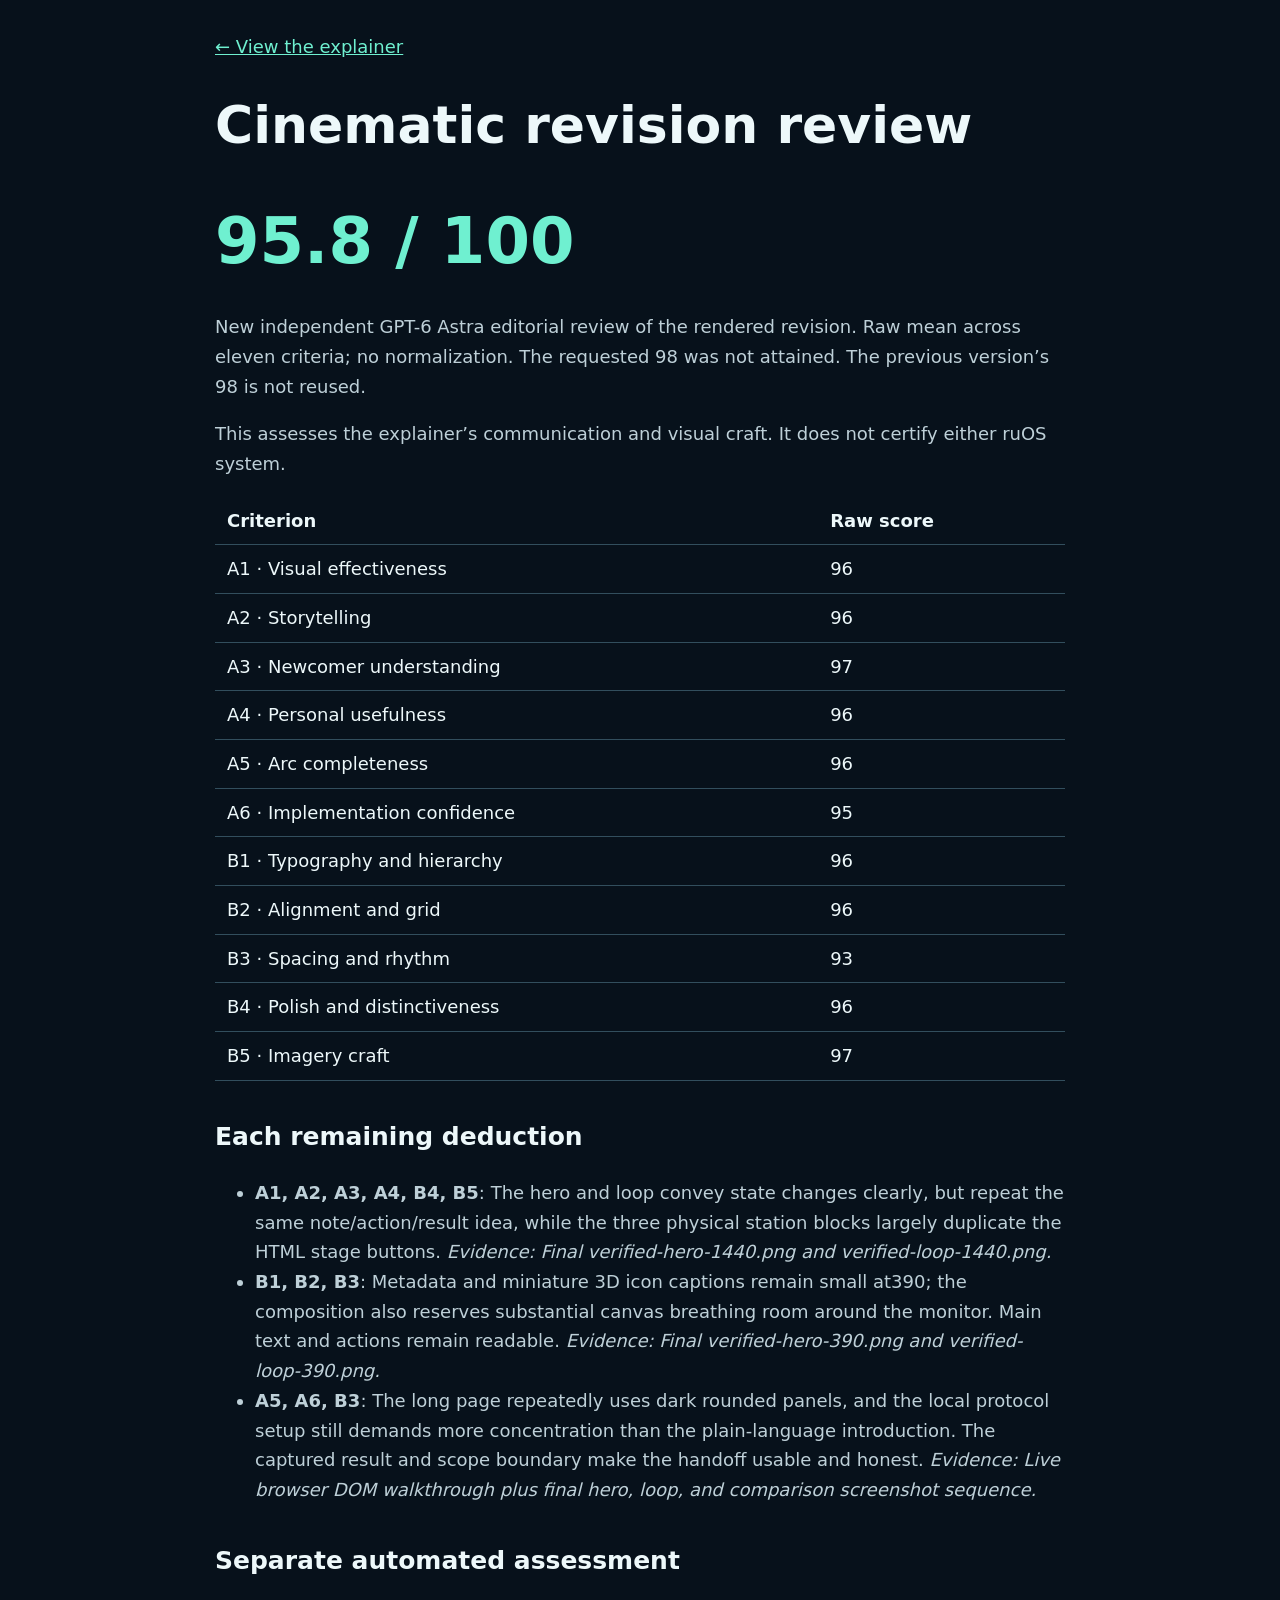
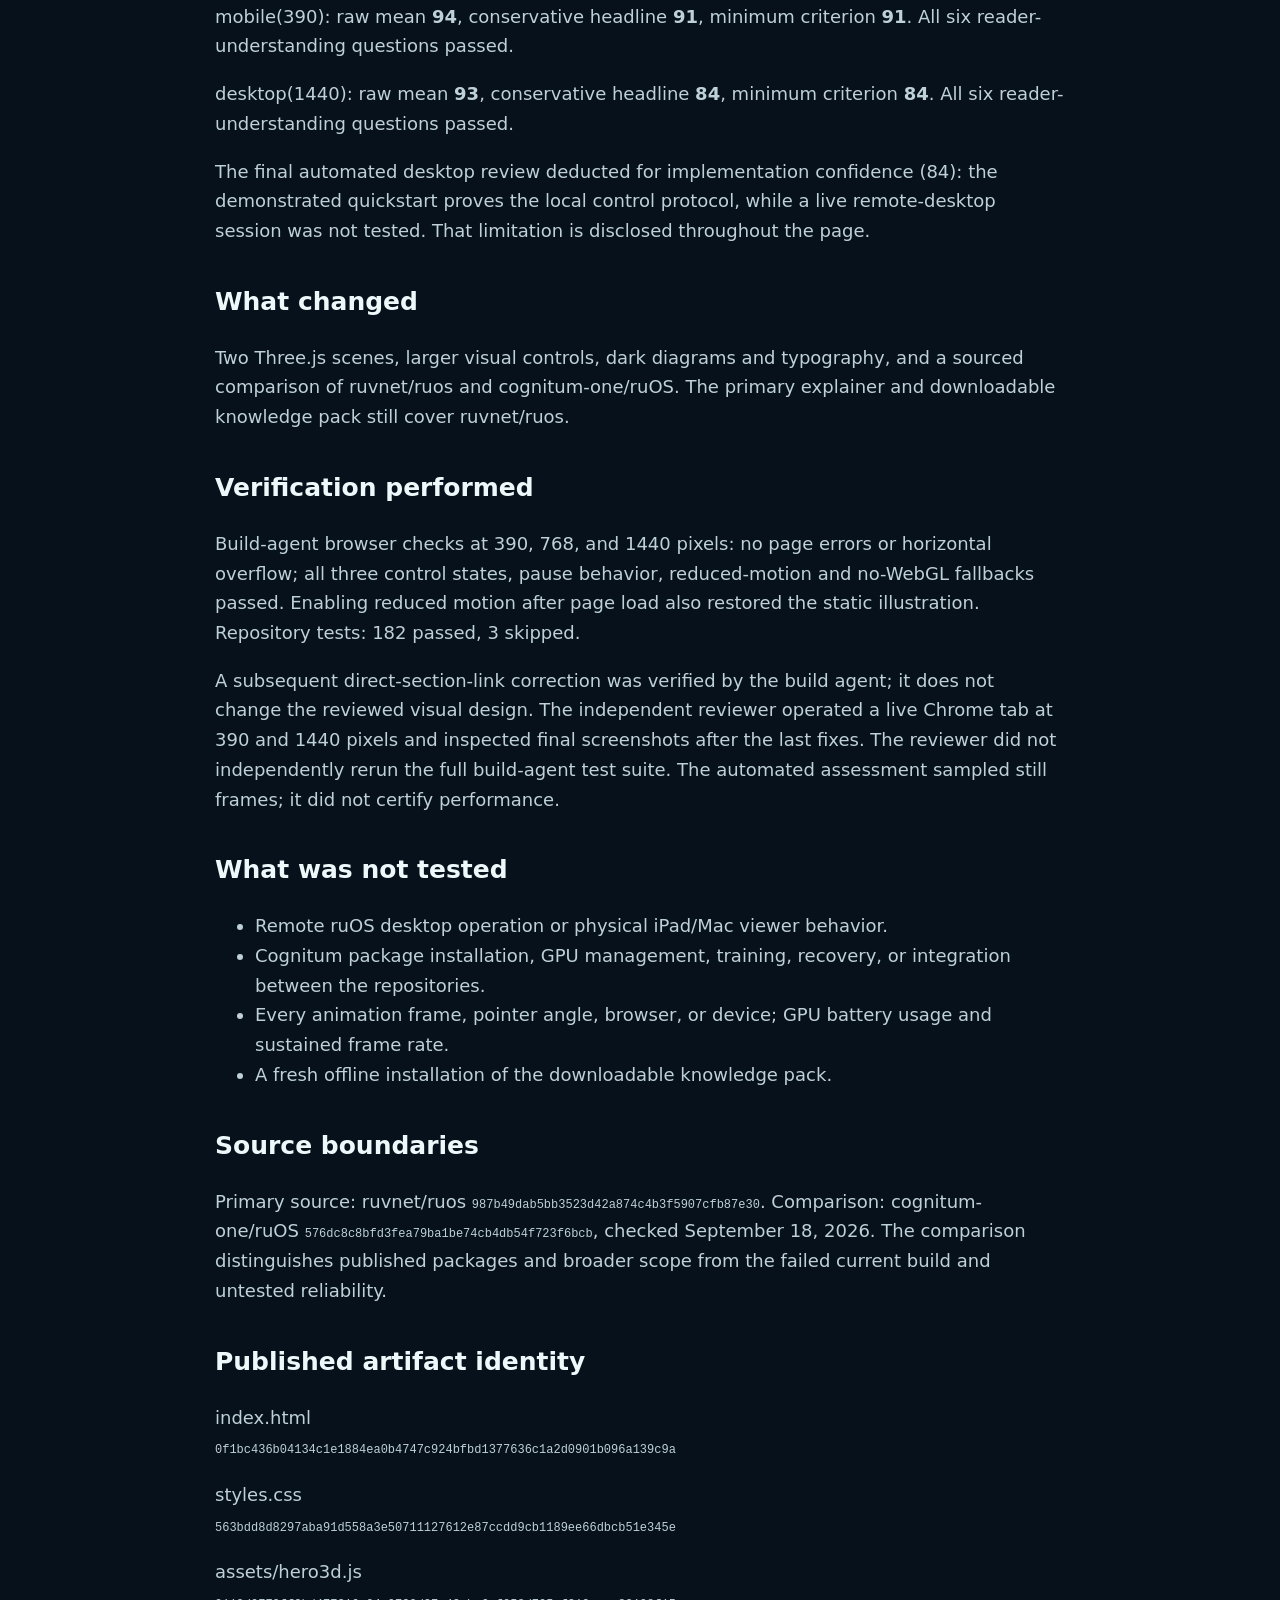
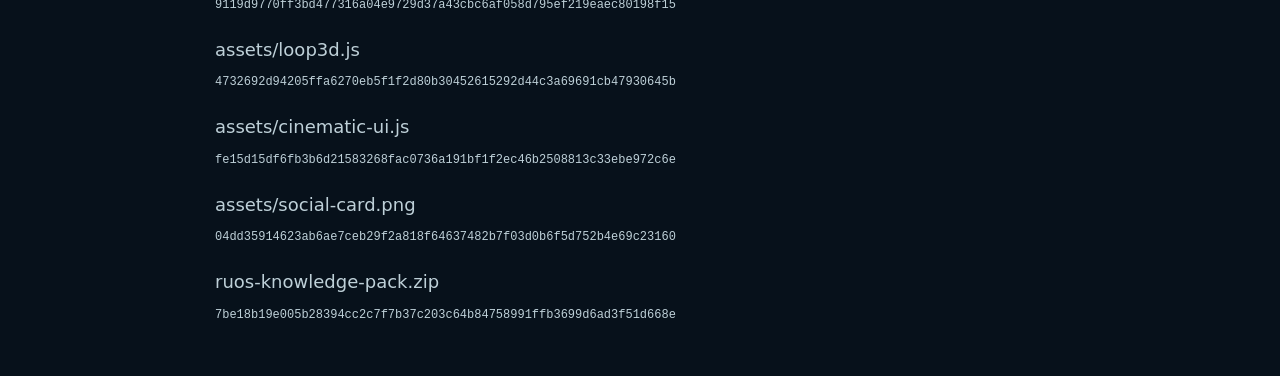
<file: quality-review.html>
<!doctype html><html lang="en"><meta charset="utf-8"><meta name="viewport" content="width=device-width,initial-scale=1"><title>ruOS cinematic explainer — review and testing</title><style>body{font:18px/1.65 system-ui,sans-serif;background:#07111b;color:#edf8fa;max-width:850px;margin:auto;padding:32px 22px}a{color:#6ff0d0}h1{font-size:clamp(32px,5vw,52px);line-height:1.1}.score{display:block;font-size:64px;color:#6ff0d0}table{width:100%;border-collapse:collapse}td,th{padding:9px 12px;border-bottom:1px solid #324e5d;text-align:left}p,li{color:#bed0d8}code{overflow-wrap:anywhere;font-size:12px}h2{margin-top:2.2rem;font-size:25px}</style><a href="/">← View the explainer</a><h1>Cinematic revision review</h1><strong class="score">95.8 / 100</strong><p>New independent GPT-6 Astra editorial review of the rendered revision. Raw mean across eleven criteria; no normalization. The requested 98 was not attained. The previous version’s 98 is not reused.</p><p>This assesses the explainer’s communication and visual craft. It does not certify either ruOS system.</p><table><tr><th>Criterion</th><th>Raw score</th></tr><tr><td>A1 · Visual effectiveness</td><td>96</td></tr><tr><td>A2 · Storytelling</td><td>96</td></tr><tr><td>A3 · Newcomer understanding</td><td>97</td></tr><tr><td>A4 · Personal usefulness</td><td>96</td></tr><tr><td>A5 · Arc completeness</td><td>96</td></tr><tr><td>A6 · Implementation confidence</td><td>95</td></tr><tr><td>B1 · Typography and hierarchy</td><td>96</td></tr><tr><td>B2 · Alignment and grid</td><td>96</td></tr><tr><td>B3 · Spacing and rhythm</td><td>93</td></tr><tr><td>B4 · Polish and distinctiveness</td><td>96</td></tr><tr><td>B5 · Imagery craft</td><td>97</td></tr></table><h2>Each remaining deduction</h2><ul><li><strong>A1, A2, A3, A4, B4, B5</strong>: The hero and loop convey state changes clearly, but repeat the same note/action/result idea, while the three physical station blocks largely duplicate the HTML stage buttons. <em>Evidence: Final verified-hero-1440.png and verified-loop-1440.png.</em></li><li><strong>B1, B2, B3</strong>: Metadata and miniature 3D icon captions remain small at390; the composition also reserves substantial canvas breathing room around the monitor. Main text and actions remain readable. <em>Evidence: Final verified-hero-390.png and verified-loop-390.png.</em></li><li><strong>A5, A6, B3</strong>: The long page repeatedly uses dark rounded panels, and the local protocol setup still demands more concentration than the plain-language introduction. The captured result and scope boundary make the handoff usable and honest. <em>Evidence: Live browser DOM walkthrough plus final hero, loop, and comparison screenshot sequence.</em></li></ul><h2>Separate automated assessment</h2><p>mobile(390): raw mean <strong>94</strong>, conservative headline <strong>91</strong>, minimum criterion <strong>91</strong>. All six reader-understanding questions passed.</p><p>desktop(1440): raw mean <strong>93</strong>, conservative headline <strong>84</strong>, minimum criterion <strong>84</strong>. All six reader-understanding questions passed.</p><p>The final automated desktop review deducted for implementation confidence (84): the demonstrated quickstart proves the local control protocol, while a live remote-desktop session was not tested. That limitation is disclosed throughout the page.</p><h2>What changed</h2><p>Two Three.js scenes, larger visual controls, dark diagrams and typography, and a sourced comparison of ruvnet/ruos and cognitum-one/ruOS. The primary explainer and downloadable knowledge pack still cover ruvnet/ruos.</p><h2>Verification performed</h2><p>Build-agent browser checks at 390, 768, and 1440 pixels: no page errors or horizontal overflow; all three control states, pause behavior, reduced-motion and no-WebGL fallbacks passed. Enabling reduced motion after page load also restored the static illustration. Repository tests: 182 passed, 3 skipped.</p><p>A subsequent direct-section-link correction was verified by the build agent; it does not change the reviewed visual design. The independent reviewer operated a live Chrome tab at 390 and 1440 pixels and inspected final screenshots after the last fixes. The reviewer did not independently rerun the full build-agent test suite. The automated assessment sampled still frames; it did not certify performance.</p><h2>What was not tested</h2><ul><li>Remote ruOS desktop operation or physical iPad/Mac viewer behavior.</li><li>Cognitum package installation, GPU management, training, recovery, or integration between the repositories.</li><li>Every animation frame, pointer angle, browser, or device; GPU battery usage and sustained frame rate.</li><li>A fresh offline installation of the downloadable knowledge pack.</li></ul><h2>Source boundaries</h2><p>Primary source: ruvnet/ruos <code>987b49dab5bb3523d42a874c4b3f5907cfb87e30</code>. Comparison: cognitum-one/ruOS <code>576dc8c8bfd3fea79ba1be74cb4db54f723f6bcb</code>, checked September 18, 2026. The comparison distinguishes published packages and broader scope from the failed current build and untested reliability.</p><h2>Published artifact identity</h2><p>index.html<br><code>0f1bc436b04134c1e1884ea0b4747c924bfbd1377636c1a2d0901b096a139c9a</code></p><p>styles.css<br><code>563bdd8d8297aba91d558a3e50711127612e87ccdd9cb1189ee66dbcb51e345e</code></p><p>assets/hero3d.js<br><code>9119d9770ff3bd477316a04e9729d37a43cbc6af058d795ef219eaec80198f15</code></p><p>assets/loop3d.js<br><code>4732692d94205ffa6270eb5f1f2d80b30452615292d44c3a69691cb47930645b</code></p><p>assets/cinematic-ui.js<br><code>fe15d15df6fb3b6d21583268fac0736a191bf1f2ec46b2508813c33ebe972c6e</code></p><p>assets/social-card.png<br><code>04dd35914623ab6ae7ceb29f2a818f64637482b7f03d0b6f5d752b4e69c23160</code></p><p>ruos-knowledge-pack.zip<br><code>7be18b19e005b28394cc2c7f7b37c203c64b84758991ffb3699d6ad3f51d668e</code></p></html>
</file>
